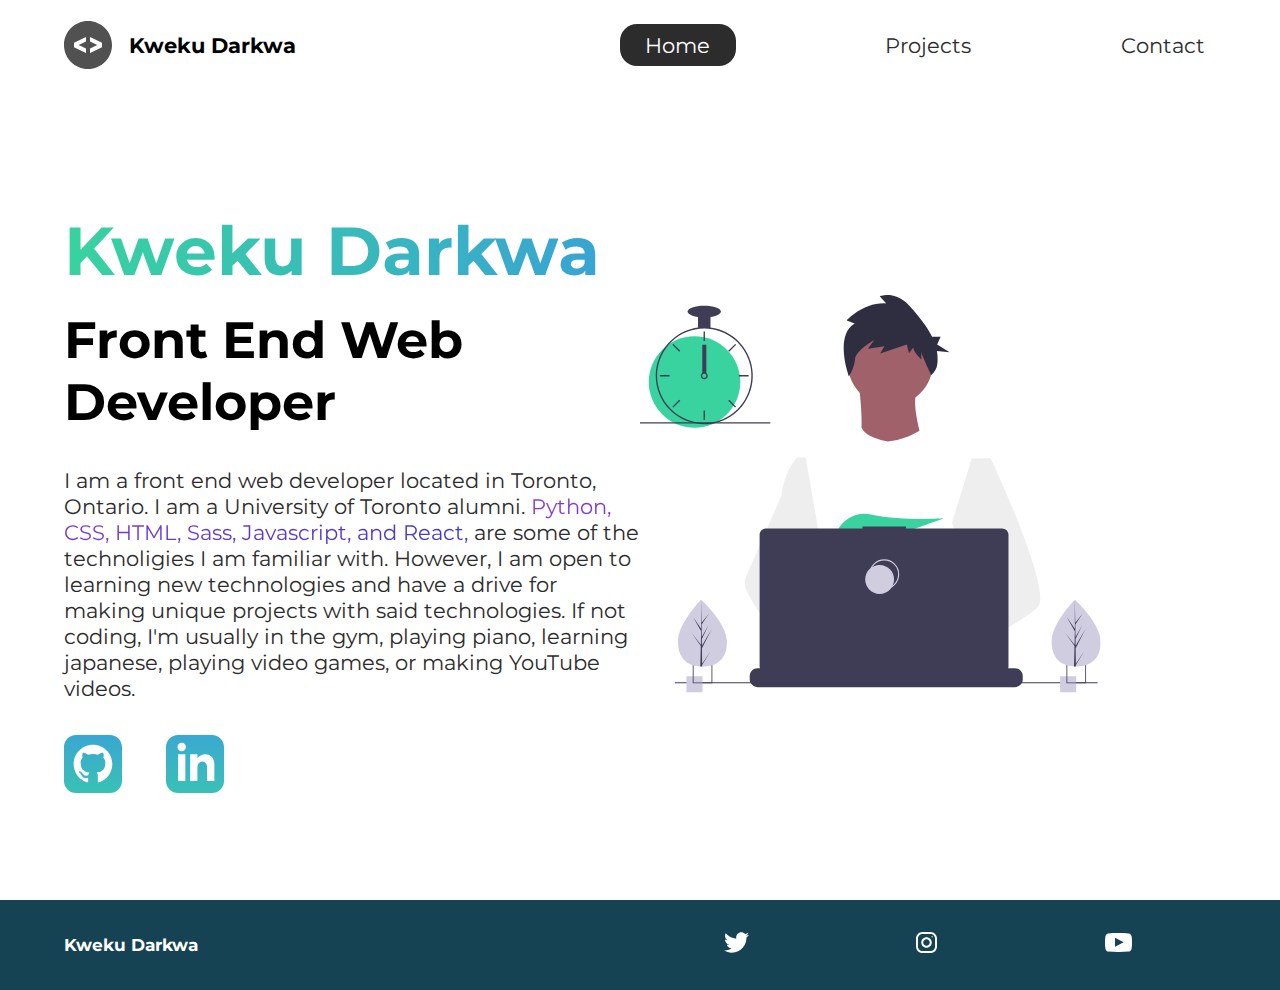
<file: Portofolio Final Code/index.html>
<!DOCTYPE html>
<html lang="en">
  <head>
    <meta charset="UTF-8" />
    <meta name="viewport" content="width=device-width, initial-scale=1.0" />
    <meta http-equiv="X-UA-Compatible" content="ie=edge" />
    <meta
      name="description"
      content="Kweku is a front end web developer who specializes in html,css, javascript, and react"
    />
    <meta name="robots" content="index,follow" />
    <link
      href="https://fonts.googleapis.com/css?family=Montserrat:400,500&display=swap"
      rel="stylesheet"
    />
    <link rel="stylesheet" href="./styles/style.css" />
    <title>Kweku Darkwa | Web Developer</title>
  </head>
  <body>
    <header class="main-head">
      <nav>
        <div class="logo">
          <img src="./icons/code.svg" alt="logo" />
          <h1>Kweku Darkwa</h1>
        </div>
        <ul>
          <li><a class="active" href="/">Home</a></li>
          <li><a href="./projects/">Projects</a></li>
          <li><a href="./contact/">Contact</a></li>
        </ul>
      </nav>
    </header>
    <section class="intro">
      <div class="intro-text">
        <h2>Kweku Darkwa</h2>
        <h3>
          Front End Web <br />
          Developer
        </h3>
        <p>
          I am a front end web developer located in Toronto, Ontario.
          I am a University of Toronto alumni. <span class="inline-color">Python, CSS, HTML, Sass, Javascript, and React,</span>
          are some of the technoligies I am familiar with. However, I am open to learning new technologies and have a drive 
          for making unique projects with said technologies. If not coding, I'm usually in the gym, playing piano, learning japanese, 
          playing video games, or making YouTube videos.
        </p>
        <div class="intro-social">
          <a target="_blank" href="https://github.com/KwekuDar"
            ><img src="./icons/github.svg" alt="github-social-link"
          /></a>
          <a target="_blank" href="https://www.linkedin.com/in/kweku-darkwa-992174185/"
            ><img src="./icons/linked-in.svg" alt="linkedin-social-link"
          /></a>
        </div>
      </div>
      <div class="intro-images">
        <svg
          width="799"
          height="690"
          viewBox="0 0 799 690"
          fill="none"
          xmlns="http://www.w3.org/2000/svg"
        >
          <g id="undraw_dev_productivity_umsq (1) 1" clip-path="url(#clip0)">
            <path
              id="Vector"
              d="M516.92 624.636C516.92 624.636 512.16 626.266 504.42 628.576C487.31 633.706 455.65 642.216 428.82 643.916C405.72 645.396 386.2 641.836 382.63 626.766C381.1 620.286 383.27 614.956 388 610.576C402.12 597.486 439 592.796 468.25 591.186C476.51 590.736 484.15 590.526 490.51 590.446C501.31 590.306 508.39 590.526 508.39 590.526L508.56 591.186L516.92 624.636Z"
              fill="#A0616A"
            />
            <path
              id="Vector_2"
              d="M436.99 672.586C418.61 695.346 342.73 647.666 316.19 629.886C310.41 626.016 306.97 623.566 306.97 623.566L331.25 591.186L338.94 580.936C338.94 580.936 345.82 584.586 355.99 590.526C356.36 590.746 356.73 590.966 357.11 591.186C365.88 596.336 376.89 603.066 388 610.576C403.33 620.946 418.83 632.776 428.82 643.916C438.59 654.806 443.08 665.036 436.99 672.586Z"
              fill="#A0616A"
            />
            <g id="me">
              <path
                id="Vector_3"
                d="M434.672 191.952C475.283 191.607 507.926 158.406 507.582 117.795C507.237 77.1832 474.036 44.5403 433.425 44.8847C392.813 45.2291 360.17 78.4303 360.515 119.042C360.859 159.653 394.06 192.296 434.672 191.952Z"
                fill="#A0616A"
              />
              <path
                id="Vector_4"
                d="M379.477 155.65C379.477 155.65 394.216 259.972 373.002 271.875C351.787 283.779 499.929 283.588 499.929 283.588C499.929 283.588 466.124 193.284 480.809 165.449L379.477 155.65Z"
                fill="#A0616A"
              />
              <path
                id="Vector_5"
                d="M608.101 283.199L596.257 339.402L571.214 458.308L570.49 464.815L562.138 540.138L556.582 590.177L552.857 623.79C528.584 636.526 510.988 645.326 510.988 645.326C510.988 645.326 509.404 637.719 506.871 627.99C489.805 633.265 458.218 642.043 431.404 643.97C441.266 654.777 445.842 664.969 439.817 672.57C421.63 695.485 345.349 648.45 318.659 630.896C318.077 635.158 317.879 639.464 318.068 643.762L297.626 628.314L299.331 592.359L302.206 531.522L305.819 455.229C304.448 451.975 303.294 448.634 302.364 445.228C295.956 423.161 288.032 379.057 281.928 342.067C277.016 312.298 273.302 287.138 272.517 281.785C272.411 281.086 272.358 280.726 272.358 280.726L384.363 230.094C392.509 248.556 429.865 253.809 429.865 253.809C460.756 251.417 484.847 234.913 484.847 234.913L608.101 283.199Z"
                fill="white"
              />
              <path
                id="Vector_6"
                d="M372.285 49.3811L358.49 43.9934C358.49 43.9934 386.969 12.1 426.99 14.513L415.635 2.22366C415.635 2.22366 443.04 -9.01799 468.283 19.6674C481.553 34.7467 496.908 52.4737 506.557 72.5077L521.281 72.3829L515.251 85.9663L536.874 99.3152L514.777 97.0719C516.155 104.471 516.421 112.034 515.566 119.511C514.683 126.991 510.928 133.835 505.094 138.598V138.598C505.094 138.598 487.743 103.449 487.696 97.9443L487.813 111.705C487.813 111.705 473.959 99.4371 473.889 91.1807L466.471 100.877L462.593 85.7717L416.475 101.301L423.87 88.8526L395.157 93.2246L406.278 77.9923C406.278 77.9923 373.932 96.1568 372.811 111.304C371.689 126.452 362.299 140.875 362.299 140.875C362.299 140.875 336.213 70.3294 372.285 49.3811Z"
                fill="#2F2E41"
              />
              <path
                id="Vector_7"
                d="M690.215 540.422C682.794 548.605 664.338 560.992 641.951 574.422C633.623 579.413 624.757 584.559 615.71 589.676C594.122 601.889 571.514 614.001 552.857 623.79C528.584 636.526 510.988 645.326 510.988 645.326C510.988 645.326 509.403 637.719 506.871 627.99C503.48 614.968 498.397 598.141 493.184 590.715C493.002 590.456 492.82 590.218 492.638 589.979C491.121 588.022 489.601 586.885 488.112 586.897L562.138 540.138L594.127 519.926L570.489 464.814L540.842 395.683L557.908 339.727L575.062 283.479L608.101 283.199C608.101 283.199 619.243 306.985 633.514 340.166C635.647 345.128 637.851 350.299 640.096 355.64C669.469 425.394 706.176 522.836 690.215 540.422Z"
                fill="#EEEEEE"
              />
              <path
                id="Vector_8"
                d="M358.123 591.2C355.41 591.212 352.702 591.456 350.029 591.928C327.074 596.073 320.47 616.94 318.659 630.896C318.077 635.158 317.879 639.464 318.068 643.761L297.626 628.314L290.178 622.687C272.316 616.628 256.353 605.733 242.483 592.84C230.449 581.456 219.634 568.849 210.213 555.223C200.831 541.793 192.448 527.692 185.134 513.034C183.094 508.943 181.977 504.454 181.864 499.884C181.751 495.314 182.644 490.775 184.48 486.588L209.154 430.327L245.218 348.098C245.471 346.146 245.752 344.237 246.059 342.371C252.995 300.511 272.367 281.786 272.367 281.786L287.286 281.659L297.778 341.932L310.813 416.815L302.364 445.227L282.839 510.845L302.205 531.522L358.123 591.2Z"
                fill="#EEEEEE"
              />
            </g>
            <path
              id="Vector_9"
              d="M372.877 415.806L385.631 430.686C390.37 429.783 395.319 428.721 400.416 427.529L396.752 415.806L405.71 426.256C459.707 412.975 526.637 387.155 526.637 387.155C526.637 387.155 454.379 392.453 400.428 380.666C376.558 375.451 351.998 387.284 342.202 409.668C336.508 422.679 337.403 433.951 357.596 433.951C364.419 433.835 371.223 433.195 377.949 432.037L372.877 415.806Z"
              fill="#38D39F"
            />
            <path
              id="Vector_10"
              d="M663.65 660.386V666.456C663.654 668.122 663.345 669.774 662.74 671.326C662.472 672.018 662.147 672.687 661.77 673.326C660.578 675.326 658.887 676.983 656.862 678.133C654.838 679.283 652.549 679.887 650.22 679.886H203.67C201.342 679.887 199.053 679.283 197.028 678.133C195.003 676.983 193.312 675.326 192.12 673.326C191.743 672.687 191.419 672.018 191.15 671.326C190.546 669.774 190.237 668.122 190.24 666.456V660.386C190.24 658.622 190.587 656.876 191.262 655.246C191.936 653.616 192.926 652.136 194.173 650.888C195.42 649.641 196.901 648.652 198.53 647.977C200.16 647.302 201.906 646.955 203.67 646.956H229.41V644.126C229.41 644.052 229.425 643.979 229.453 643.911C229.481 643.843 229.522 643.782 229.574 643.73C229.626 643.678 229.688 643.636 229.756 643.608C229.824 643.58 229.897 643.566 229.97 643.566H243.4C243.474 643.566 243.547 643.58 243.615 643.608C243.683 643.636 243.745 643.678 243.797 643.73C243.849 643.782 243.89 643.843 243.918 643.911C243.946 643.979 243.96 644.052 243.96 644.126V646.956H252.35V644.126C252.35 644.052 252.365 643.979 252.393 643.911C252.421 643.843 252.462 643.782 252.514 643.73C252.566 643.678 252.628 643.636 252.696 643.608C252.764 643.58 252.837 643.566 252.91 643.566H266.34C266.414 643.566 266.487 643.58 266.555 643.608C266.623 643.636 266.684 643.678 266.736 643.73C266.789 643.782 266.83 643.843 266.858 643.911C266.886 643.979 266.9 644.052 266.9 644.126V646.956H275.3V644.126C275.3 644.052 275.315 643.979 275.343 643.911C275.371 643.843 275.412 643.782 275.464 643.73C275.516 643.678 275.578 643.636 275.646 643.608C275.714 643.58 275.787 643.566 275.86 643.566H289.29C289.364 643.566 289.437 643.58 289.505 643.608C289.573 643.636 289.634 643.678 289.686 643.73C289.739 643.782 289.78 643.843 289.808 643.911C289.836 643.979 289.85 644.052 289.85 644.126V646.956H298.24V644.126C298.24 644.052 298.255 643.979 298.283 643.911C298.311 643.843 298.352 643.782 298.404 643.73C298.456 643.678 298.518 643.636 298.586 643.608C298.654 643.58 298.727 643.566 298.8 643.566H312.23C312.304 643.566 312.377 643.58 312.445 643.608C312.513 643.636 312.574 643.678 312.626 643.73C312.678 643.782 312.72 643.843 312.748 643.911C312.776 643.979 312.79 644.052 312.79 644.126V646.956H321.18V644.126C321.18 644.052 321.194 643.979 321.223 643.911C321.251 643.843 321.292 643.782 321.344 643.73C321.396 643.678 321.458 643.636 321.526 643.608C321.594 643.58 321.667 643.566 321.74 643.566H335.17C335.244 643.566 335.317 643.58 335.385 643.608C335.453 643.636 335.514 643.678 335.566 643.73C335.618 643.782 335.66 643.843 335.688 643.911C335.716 643.979 335.73 644.052 335.73 644.126V646.956H344.13V644.126C344.13 644.052 344.145 643.979 344.173 643.911C344.201 643.843 344.242 643.782 344.294 643.73C344.346 643.678 344.408 643.636 344.476 643.608C344.544 643.58 344.617 643.566 344.69 643.566H358.12C358.194 643.566 358.267 643.58 358.335 643.608C358.403 643.636 358.464 643.678 358.516 643.73C358.569 643.782 358.61 643.843 358.638 643.911C358.666 643.979 358.68 644.052 358.68 644.126V646.956H367.07V644.126C367.07 644.052 367.085 643.979 367.113 643.911C367.141 643.843 367.182 643.782 367.234 643.73C367.286 643.678 367.348 643.636 367.416 643.608C367.484 643.58 367.557 643.566 367.63 643.566H472.83C472.904 643.566 472.977 643.58 473.045 643.608C473.113 643.636 473.174 643.678 473.227 643.73C473.279 643.782 473.32 643.843 473.348 643.911C473.376 643.979 473.39 644.052 473.39 644.126V646.956H481.79V644.126C481.79 644.052 481.804 643.979 481.833 643.911C481.861 643.843 481.902 643.782 481.954 643.73C482.006 643.678 482.068 643.636 482.136 643.608C482.204 643.58 482.277 643.566 482.35 643.566H495.78C495.928 643.567 496.07 643.627 496.175 643.732C496.279 643.836 496.339 643.978 496.34 644.126V646.956H504.73V644.126C504.73 644.052 504.745 643.979 504.773 643.911C504.801 643.843 504.842 643.782 504.894 643.73C504.946 643.678 505.008 643.636 505.076 643.608C505.144 643.58 505.217 643.566 505.29 643.566H518.72C518.794 643.566 518.867 643.58 518.935 643.608C519.003 643.636 519.065 643.678 519.117 643.73C519.169 643.782 519.21 643.843 519.238 643.911C519.266 643.979 519.28 644.052 519.28 644.126V646.956H527.67V644.126C527.67 644.052 527.685 643.979 527.713 643.911C527.741 643.843 527.782 643.782 527.834 643.73C527.886 643.678 527.948 643.636 528.016 643.608C528.084 643.58 528.157 643.566 528.23 643.566H541.66C541.734 643.566 541.807 643.58 541.875 643.608C541.943 643.636 542.005 643.678 542.057 643.73C542.109 643.782 542.15 643.843 542.178 643.911C542.206 643.979 542.22 644.052 542.22 644.126V646.956H550.62V644.126C550.62 644.052 550.635 643.979 550.663 643.911C550.691 643.843 550.732 643.782 550.784 643.73C550.836 643.678 550.898 643.636 550.966 643.608C551.034 643.58 551.107 643.566 551.18 643.566H564.61C564.757 643.568 564.898 643.628 565.001 643.733C565.104 643.837 565.161 643.979 565.16 644.126V646.956H573.56V644.126C573.56 644.052 573.575 643.979 573.603 643.911C573.631 643.843 573.672 643.782 573.724 643.73C573.776 643.678 573.838 643.636 573.906 643.608C573.974 643.58 574.047 643.566 574.12 643.566H587.55C587.624 643.566 587.697 643.58 587.765 643.608C587.833 643.636 587.895 643.678 587.947 643.73C587.999 643.782 588.04 643.843 588.068 643.911C588.096 643.979 588.11 644.052 588.11 644.126V646.956H596.5V644.126C596.5 644.052 596.515 643.979 596.543 643.911C596.571 643.843 596.612 643.782 596.664 643.73C596.716 643.678 596.778 643.636 596.846 643.608C596.914 643.58 596.987 643.566 597.06 643.566H610.49C610.564 643.566 610.637 643.58 610.705 643.608C610.773 643.636 610.835 643.678 610.887 643.73C610.939 643.782 610.98 643.843 611.008 643.911C611.036 643.979 611.05 644.052 611.05 644.126V646.956H650.22C651.984 646.955 653.731 647.302 655.36 647.977C656.99 648.652 658.471 649.641 659.718 650.888C660.965 652.136 661.954 653.616 662.629 655.246C663.304 656.876 663.651 658.622 663.65 660.386Z"
              fill="#3F3D56"
            />
            <path
              id="Vector_11"
              d="M793.5 671.326H60.5V673.326H793.5V671.326Z"
              fill="#3F3D56"
            />
            <path
              id="Vector_12"
              d="M627.694 404.757H461.251V401.326H385.78V404.757H218.651C215.665 404.757 212.801 405.943 210.69 408.054C208.578 410.166 207.392 413.029 207.392 416.015V643.927C207.392 646.913 208.578 649.776 210.69 651.888C212.801 653.999 215.665 655.185 218.651 655.185H627.694C630.68 655.185 633.544 653.999 635.655 651.888C637.767 649.776 638.953 646.913 638.953 643.927V416.015C638.953 414.537 638.662 413.073 638.096 411.707C637.53 410.341 636.701 409.1 635.655 408.054C634.61 407.009 633.369 406.18 632.003 405.614C630.637 405.048 629.173 404.757 627.694 404.757Z"
              fill="#3F3D56"
            />
            <path
              id="Vector_13"
              d="M423.5 509.326C437.307 509.326 448.5 498.133 448.5 484.326C448.5 470.519 437.307 459.326 423.5 459.326C409.693 459.326 398.5 470.519 398.5 484.326C398.5 498.133 409.693 509.326 423.5 509.326Z"
              stroke="#D0CDE1"
              stroke-width="2"
              stroke-miterlimit="10"
            />
            <path
              id="Vector_14"
              d="M415.5 518.326C429.307 518.326 440.5 507.133 440.5 493.326C440.5 479.519 429.307 468.326 415.5 468.326C401.693 468.326 390.5 479.519 390.5 493.326C390.5 507.133 401.693 518.326 415.5 518.326Z"
              fill="#D0CDE1"
            />
            <path
              id="Vector_15"
              d="M108.446 661.223H80.4463V689.223H108.446V661.223Z"
              fill="#D0CDE1"
            />
            <path
              id="Vector_16"
              d="M91.4502 639.223V673.223H125.45V639.223H91.4502ZM123.97 671.743H92.9202V640.703H123.97V671.743Z"
              fill="#3F3D56"
            />
            <path
              id="Vector_17"
              d="M756.446 661.223H728.446V689.223H756.446V661.223Z"
              fill="#D0CDE1"
            />
            <path
              id="Vector_18"
              d="M739.45 639.223V673.223H773.45V639.223H739.45ZM771.97 671.743H740.92V640.703H771.97V671.743Z"
              fill="#3F3D56"
            />
            <path
              id="Vector_19"
              d="M94.5802 230.113C138.399 230.113 173.921 194.592 173.921 150.773C173.921 106.955 138.399 71.4326 94.5802 71.4326C50.7617 71.4326 15.2397 106.955 15.2397 150.773C15.2397 194.592 50.7617 230.113 94.5802 230.113Z"
              fill="#38D39F"
            />
            <path
              id="Vector_20"
              d="M122.229 56.4899C115.045 55.5763 107.774 55.5763 100.59 56.4899C84.586 58.5913 69.5203 65.2398 57.181 75.6465C44.8417 86.0532 35.7467 99.7813 30.9754 115.202C28.8053 122.229 27.5764 129.514 27.3208 136.864C27.2848 137.886 27.2607 138.92 27.2607 139.954C27.283 162.264 36.1559 183.655 51.932 199.431C67.7082 215.207 89.0989 224.08 111.41 224.103C113.201 224.103 114.992 224.042 116.759 223.934C120.907 223.674 125.03 223.103 129.093 222.227C148.495 218.055 165.798 207.161 177.947 191.468C190.095 175.776 196.308 156.295 195.487 136.467C194.665 116.638 186.863 97.738 173.459 83.1039C160.054 68.4698 141.909 59.0435 122.229 56.4899H122.229ZM137.748 217.347H137.736C130.959 219.659 123.905 221.062 116.759 221.518C114.992 221.638 113.201 221.698 111.41 221.698C89.7377 221.672 68.961 213.051 53.6367 197.727C38.3123 182.402 29.6914 161.626 29.6649 139.954C29.6649 138.92 29.689 137.886 29.725 136.864C30.5514 115.744 39.5156 95.7617 54.7411 81.1008C69.9666 66.44 90.273 58.237 111.41 58.2089C130.776 58.21 149.513 65.0865 164.283 77.6131C179.052 90.1398 188.895 107.503 192.057 126.61C195.219 145.716 191.496 165.325 181.55 181.942C171.604 198.559 156.081 211.106 137.748 217.347H137.748Z"
              fill="#3F3D56"
            />
            <path
              id="Vector_21"
              d="M112.612 63.0176H110.208V79.8474H112.612V63.0176Z"
              fill="#3F3D56"
            />
            <path
              id="Vector_22"
              d="M57.8578 84.7018L56.1577 86.4019L68.0582 98.3023L69.7582 96.6022L57.8578 84.7018Z"
              fill="#3F3D56"
            />
            <path
              id="Vector_23"
              d="M34.4736 138.751V141.156H51.3034V138.751H34.4736Z"
              fill="#3F3D56"
            />
            <path
              id="Vector_24"
              d="M56.1578 193.506L57.8579 195.206L69.7584 183.306L68.0583 181.606L56.1578 193.506Z"
              fill="#3F3D56"
            />
            <path
              id="Vector_25"
              d="M153.062 96.6022L154.762 98.3022L166.662 86.4018L164.962 84.7017L153.062 96.6022Z"
              fill="#3F3D56"
            />
            <path
              id="Vector_26"
              d="M171.516 138.751V141.156H188.346V138.751H171.516Z"
              fill="#3F3D56"
            />
            <path
              id="Vector_27"
              d="M154.762 181.605L153.062 183.305L164.962 195.206L166.662 193.506L154.762 181.605Z"
              fill="#3F3D56"
            />
            <path
              id="Vector_28"
              d="M112.612 200.06H110.208V216.89H112.612V200.06Z"
              fill="#3F3D56"
            />
            <path
              id="Vector_29"
              d="M115.016 135.145C113.976 134.365 112.711 133.943 111.41 133.943C110.11 133.943 108.844 134.365 107.804 135.145C107.091 135.686 106.505 136.375 106.085 137.165C105.552 138.181 105.322 139.329 105.421 140.473C105.52 141.616 105.944 142.707 106.644 143.617C107.343 144.527 108.288 145.218 109.368 145.608C110.447 145.997 111.616 146.07 112.735 145.817C113.855 145.564 114.878 144.996 115.685 144.179C116.492 143.363 117.048 142.333 117.288 141.21C117.528 140.088 117.441 138.92 117.039 137.846C116.636 136.771 115.935 135.834 115.017 135.145H115.016ZM111.41 143.56C110.454 143.557 109.539 143.176 108.863 142.501C108.187 141.825 107.807 140.909 107.804 139.954C107.808 139.224 108.03 138.513 108.441 137.91C108.793 137.4 109.271 136.989 109.828 136.718C110.386 136.446 111.004 136.323 111.623 136.361C112.241 136.398 112.84 136.594 113.361 136.931C113.881 137.267 114.307 137.732 114.595 138.281C114.883 138.83 115.025 139.444 115.007 140.063C114.989 140.683 114.811 141.287 114.491 141.818C114.17 142.349 113.719 142.788 113.179 143.093C112.639 143.398 112.03 143.559 111.41 143.56V143.56Z"
              fill="#3F3D56"
            />
            <path
              id="Vector_30"
              d="M122.229 35.3687H100.591V57.007H122.229V35.3687Z"
              fill="#3F3D56"
            />
            <path
              id="Vector_31"
              d="M111.41 38.9748C127.344 38.9748 140.261 34.4 140.261 28.7567C140.261 23.1134 127.344 18.5386 111.41 18.5386C95.4757 18.5386 82.5586 23.1134 82.5586 28.7567C82.5586 34.4 95.4757 38.9748 111.41 38.9748Z"
              fill="#3F3D56"
            />
            <path id="clock-arrow" d="M115 86H108V135H115V86Z" fill="#3F3D56" />
            <path
              id="Vector_32"
              d="M226 220.44H0V222.844H226V220.44Z"
              fill="#3F3D56"
            />
            <g id="plant-left">
              <path
                id="Vector_33"
                d="M150.594 599.754C151.527 631.704 132.858 643.413 109.43 644.097C108.886 644.113 108.344 644.123 107.805 644.126C106.719 644.135 105.643 644.117 104.577 644.072C83.3891 643.193 66.6172 631.945 65.7495 602.232C64.8515 571.482 103.018 531.529 105.882 528.574L105.887 528.571C105.996 528.458 106.052 528.402 106.052 528.402C106.052 528.402 149.661 567.807 150.594 599.754Z"
                fill="#D0CDE1"
              />
              <path
                id="Vector_34"
                d="M107.744 639.255L122.626 617.124L107.774 641.636L107.805 644.126C106.719 644.135 105.643 644.117 104.577 644.072L105.315 612.06L105.295 611.813L105.322 611.766L105.393 608.741L89.0952 585.078L105.374 606.477L105.432 607.116L105.989 582.93L91.9122 558.397L106.029 578.681L105.882 528.574L105.882 528.407L105.887 528.571L106.821 568.062L119.651 552.021L106.863 571.464L107.143 593.098L118.949 571.984L107.187 596.279L107.343 608.308L124.512 578.897L107.395 612.505L107.744 639.255Z"
                fill="#3F3D56"
              />
            </g>
            <g id="plant-right">
              <path
                id="Vector_35"
                d="M798.594 599.754C799.527 631.704 780.858 643.413 757.43 644.097C756.886 644.113 756.344 644.123 755.805 644.126C754.719 644.135 753.643 644.117 752.577 644.072C731.389 643.193 714.617 631.945 713.749 602.232C712.851 571.482 751.018 531.529 753.882 528.574L753.887 528.571C753.996 528.458 754.052 528.402 754.052 528.402C754.052 528.402 797.661 567.807 798.594 599.754Z"
                fill="#D0CDE1"
              />
              <path
                id="Vector_36"
                d="M755.744 639.255L770.626 617.124L755.774 641.636L755.805 644.126C754.719 644.135 753.643 644.117 752.577 644.072L753.315 612.06L753.295 611.813L753.323 611.766L753.393 608.741L737.095 585.078L753.374 606.477L753.432 607.116L753.989 582.93L739.912 558.397L754.029 578.681L753.882 528.574L753.882 528.407L753.887 528.571L754.821 568.062L767.651 552.021L754.864 571.464L755.143 593.098L766.949 571.984L755.187 596.279L755.343 608.308L772.512 578.897L755.395 612.505L755.744 639.255Z"
                fill="#3F3D56"
              />
            </g>
          </g>
          <defs>
            <clipPath id="clip0">
              <rect width="798.627" height="689.223" fill="white" />
            </clipPath>
          </defs>
        </svg>
        <img class="splash" src="./img/splash.svg" alt="" />
      </div>
    </section>
    <footer>
      <h4>Kweku Darkwa </h4>
      <ul>
        <li>
          <a href="#"
            ><img src="./icons/twitter 1.svg" alt="twitter-social"
          /></a>
        </li>
        <li>
          <a href="#"
            ><img src="./icons/instagram 1.svg" alt="instagram-social"
          /></a>
        </li>
        <li>
          <a href="#"
            ><img src="./icons/youtube-symbol 1.svg" alt="youtube-social"
          /></a>
        </li>
      </ul>
    </footer>
  </body>
</html>
</file>
<file: Portofolio Final Code/styles/style.css>
/* Global Styles */
* {
  margin: 0;
  padding: 0;
  -webkit-box-sizing: border-box;
          box-sizing: border-box;
}

html {
  font-size: 62.5%;
}

body {
  font-family: "Montserrat", sans-serif;
}

h1 {
  font-size: 2.5rem;
}

li,
button,
label,
input,
a,
p {
  font-size: 2.5rem;
}

h2 {
  font-size: 4rem;
}

h3 {
  font-size: 2.5rem;
}

h4,
h5 {
  font-size: 2rem;
}

ul {
  list-style: none;
}

a {
  text-decoration: none;
  color: #2c2c2c;
}

.main-head {
  width: 95%;
  margin: 0 0 0 auto;
}

nav {
  display: -webkit-box;
  display: -ms-flexbox;
  display: flex;
  -webkit-box-pack: justify;
      -ms-flex-pack: justify;
          justify-content: space-between;
  -webkit-box-align: center;
      -ms-flex-align: center;
          align-items: center;
  -webkit-box-orient: horizontal;
  -webkit-box-direction: normal;
      -ms-flex-direction: row;
          flex-direction: row;
  min-height: 10vh;
  width: 60%;
  -ms-flex-wrap: wrap;
      flex-wrap: wrap;
}

nav .logo {
  display: -webkit-box;
  display: -ms-flexbox;
  display: flex;
  -webkit-box-pack: start;
      -ms-flex-pack: start;
          justify-content: flex-start;
  -webkit-box-align: center;
      -ms-flex-align: center;
          align-items: center;
  -webkit-box-orient: horizontal;
  -webkit-box-direction: normal;
      -ms-flex-direction: row;
          flex-direction: row;
  -webkit-box-flex: 1;
      -ms-flex: 1 1 10rem;
          flex: 1 1 10rem;
}

nav .logo h1 {
  margin: 2rem;
}

nav ul {
  display: -webkit-box;
  display: -ms-flexbox;
  display: flex;
  -ms-flex-pack: distribute;
      justify-content: space-around;
  -webkit-box-align: center;
      -ms-flex-align: center;
          align-items: center;
  -webkit-box-orient: horizontal;
  -webkit-box-direction: normal;
      -ms-flex-direction: row;
          flex-direction: row;
  -webkit-box-flex: 1;
      -ms-flex: 1 1 40rem;
          flex: 1 1 40rem;
}

.intro {
  min-height: 90vh;
  width: 90%;
  margin: auto;
  -ms-flex-wrap: wrap;
      flex-wrap: wrap;
  display: -webkit-box;
  display: -ms-flexbox;
  display: flex;
  -webkit-box-pack: justify;
      -ms-flex-pack: justify;
          justify-content: space-between;
  -webkit-box-align: center;
      -ms-flex-align: center;
          align-items: center;
  -webkit-box-orient: horizontal;
  -webkit-box-direction: normal;
      -ms-flex-direction: row;
          flex-direction: row;
}

.intro h2 {
  font-size: 8rem;
  padding-top: 2rem;
  background: -webkit-gradient(linear, left top, right top, from(#38d39f), to(#38a4d3));
  background: linear-gradient(left, #38d39f, #38a4d3);
  background-clip: text;
  -webkit-background-clip: text;
  -webkit-text-fill-color: transparent;
  display: inline-block;
}

.intro h3 {
  font-size: 6rem;
  padding: 2rem 0rem;
}

.intro p {
  padding-top: 2rem;
  color: #2c2c2c;
}

.splash {
  position: absolute;
  top: 0%;
  right: 0%;
  height: 100%;
  z-index: -1;
}

.intro-social {
  margin-top: 4rem;
}

.intro-social a {
  margin-right: 5rem;
}

.active {
  background: #2c2c2c;
  color: white;
  padding: 1rem 3rem;
  border-radius: 2rem;
}

.intro-text,
.intro-images {
  -webkit-box-flex: 1;
      -ms-flex: 1 1 40rem;
          flex: 1 1 40rem;
}

#plant-left {
  -webkit-animation: plant 1.5s ease infinite alternate;
          animation: plant 1.5s ease infinite alternate;
}

#plant-right {
  -webkit-animation: plant 1.5s ease infinite alternate 0.5s;
          animation: plant 1.5s ease infinite alternate 0.5s;
}

#me {
  -webkit-animation: me 1s ease infinite alternate;
          animation: me 1s ease infinite alternate;
  -webkit-transform-origin: bottom;
          transform-origin: bottom;
}

#clock-arrow {
  -webkit-animation: clock 1.5s infinite linear;
          animation: clock 1.5s infinite linear;
  transform-box: fill-box;
  -webkit-transform-origin: bottom;
          transform-origin: bottom;
}

@-webkit-keyframes me {
  from {
    -webkit-transform: rotateZ(-5deg);
            transform: rotateZ(-5deg);
  }
  to {
    -webkit-transform: rotateZ(5deg);
            transform: rotateZ(5deg);
  }
}

@keyframes me {
  from {
    -webkit-transform: rotateZ(-5deg);
            transform: rotateZ(-5deg);
  }
  to {
    -webkit-transform: rotateZ(5deg);
            transform: rotateZ(5deg);
  }
}

@-webkit-keyframes plant {
  from {
    -webkit-transform: translateY(0%);
            transform: translateY(0%);
  }
  to {
    -webkit-transform: translateY(-30%);
            transform: translateY(-30%);
  }
}

@keyframes plant {
  from {
    -webkit-transform: translateY(0%);
            transform: translateY(0%);
  }
  to {
    -webkit-transform: translateY(-30%);
            transform: translateY(-30%);
  }
}

@-webkit-keyframes clock {
  from {
    -webkit-transform: rotateZ(0deg);
            transform: rotateZ(0deg);
  }
  to {
    -webkit-transform: rotateZ(360deg);
            transform: rotateZ(360deg);
  }
}

@keyframes clock {
  from {
    -webkit-transform: rotateZ(0deg);
            transform: rotateZ(0deg);
  }
  to {
    -webkit-transform: rotateZ(360deg);
            transform: rotateZ(360deg);
  }
}

.inline-color {
  background: -webkit-gradient(linear, left top, right top, from(#8838d3), to(#3a38d3));
  background: linear-gradient(left, #8838d3, #3a38d3);
  background-clip: text;
  -webkit-background-clip: text;
  -webkit-text-fill-color: transparent;
}

.projects {
  width: 90%;
  margin: auto;
  min-height: 90vh;
  display: -webkit-box;
  display: -ms-flexbox;
  display: flex;
  -webkit-box-pack: justify;
      -ms-flex-pack: justify;
          justify-content: space-between;
  -webkit-box-align: center;
      -ms-flex-align: center;
          align-items: center;
  -webkit-box-orient: horizontal;
  -webkit-box-direction: normal;
      -ms-flex-direction: row;
          flex-direction: row;
  text-align: center;
  -ms-flex-wrap: wrap;
      flex-wrap: wrap;
}

.projects h2 {
  margin: 5rem;
}

.travelly,
.elena {
  -webkit-box-flex: 1;
      -ms-flex: 1 1 40rem;
          flex: 1 1 40rem;
}

p {
  margin-bottom: 2rem;
}

.form-section {
  min-height: 80vh;
  display: -webkit-box;
  display: -ms-flexbox;
  display: flex;
  -webkit-box-pack: center;
      -ms-flex-pack: center;
          justify-content: center;
  -webkit-box-align: center;
      -ms-flex-align: center;
          align-items: center;
  -webkit-box-orient: horizontal;
  -webkit-box-direction: normal;
      -ms-flex-direction: row;
          flex-direction: row;
  margin-top: 3rem;
}

.form-section form {
  padding: 3rem 10rem;
  -webkit-box-shadow: 0px 10px 10px rgba(0, 0, 0, 0.2), 0px 20px 40px rgba(0, 0, 0, 0.2);
          box-shadow: 0px 10px 10px rgba(0, 0, 0, 0.2), 0px 20px 40px rgba(0, 0, 0, 0.2);
  display: -webkit-box;
  display: -ms-flexbox;
  display: flex;
  -webkit-box-pack: center;
      -ms-flex-pack: center;
          justify-content: center;
  -webkit-box-align: center;
      -ms-flex-align: center;
          align-items: center;
  -webkit-box-orient: vertical;
  -webkit-box-direction: normal;
      -ms-flex-direction: column;
          flex-direction: column;
  border-radius: 2rem;
}

.form-section form input,
.form-section form textarea {
  margin: 2rem;
}

.form-section form input:focus,
.form-section form textarea:focus {
  outline: 2px solid black;
}

.form-section form textarea {
  font-family: "Montserrat", sans-serif;
  font-size: 2rem;
}

.form-section form button {
  width: 100%;
  padding: 2rem;
  background: #154353;
  color: white;
}

.form-section form button:focus {
  background: #33696b;
}

footer {
  background: #154353;
  color: white;
  min-height: 10vh;
  padding: 0% 5%;
  display: -webkit-box;
  display: -ms-flexbox;
  display: flex;
  -webkit-box-pack: start;
      -ms-flex-pack: start;
          justify-content: flex-start;
  -webkit-box-align: center;
      -ms-flex-align: center;
          align-items: center;
  -webkit-box-orient: horizontal;
  -webkit-box-direction: normal;
      -ms-flex-direction: row;
          flex-direction: row;
}

footer ul {
  -webkit-box-flex: 1;
      -ms-flex: 1 1 40rem;
          flex: 1 1 40rem;
  display: -webkit-box;
  display: -ms-flexbox;
  display: flex;
  -ms-flex-pack: distribute;
      justify-content: space-around;
  -webkit-box-align: center;
      -ms-flex-align: center;
          align-items: center;
  -webkit-box-orient: horizontal;
  -webkit-box-direction: normal;
      -ms-flex-direction: row;
          flex-direction: row;
}

footer h4 {
  -webkit-box-flex: 1;
      -ms-flex: 1 1 40rem;
          flex: 1 1 40rem;
}

@media screen and (max-width: 1332px) {
  html {
    font-size: 53%;
  }
  .splash {
    display: none;
  }
  svg {
    width: 80%;
  }
  nav {
    width: 100%;
  }
}

@media screen and (max-width: 754px) {
  html {
    font-size: 45%;
  }
  svg {
    height: 60%;
  }
  .main-head {
    width: 100%;
  }
  nav .logo {
    display: -webkit-box;
    display: -ms-flexbox;
    display: flex;
    -webkit-box-pack: center;
        -ms-flex-pack: center;
            justify-content: center;
    -webkit-box-align: center;
        -ms-flex-align: center;
            align-items: center;
    -webkit-box-orient: vertical;
    -webkit-box-direction: normal;
        -ms-flex-direction: column;
            flex-direction: column;
    -webkit-box-flex: 1;
        -ms-flex: 1 1 20rem;
            flex: 1 1 20rem;
    margin-top: 2rem;
  }
  nav ul {
    -webkit-box-flex: 1;
        -ms-flex: 1 1 60rem;
            flex: 1 1 60rem;
    margin: 2rem 0rem;
  }
  .intro-text {
    margin-top: 5rem;
    text-align: center;
  }
  .intro-images {
    text-align: center;
  }
  .intro-social {
    display: -webkit-box;
    display: -ms-flexbox;
    display: flex;
    -webkit-box-pack: center;
        -ms-flex-pack: center;
            justify-content: center;
    -webkit-box-align: center;
        -ms-flex-align: center;
            align-items: center;
    -webkit-box-orient: horizontal;
    -webkit-box-direction: normal;
        -ms-flex-direction: row;
            flex-direction: row;
  }
  .intro-social a {
    margin: 2rem;
  }
  .elena,
  .travelly {
    -webkit-box-flex: 1;
        -ms-flex: 1 1 50rem;
            flex: 1 1 50rem;
  }
  .elena img,
  .travelly img {
    width: 100%;
    height: 100%;
  }
  form {
    padding: 0rem;
    width: 100%;
  }
}
/*# sourceMappingURL=style.css.map */
</file>
